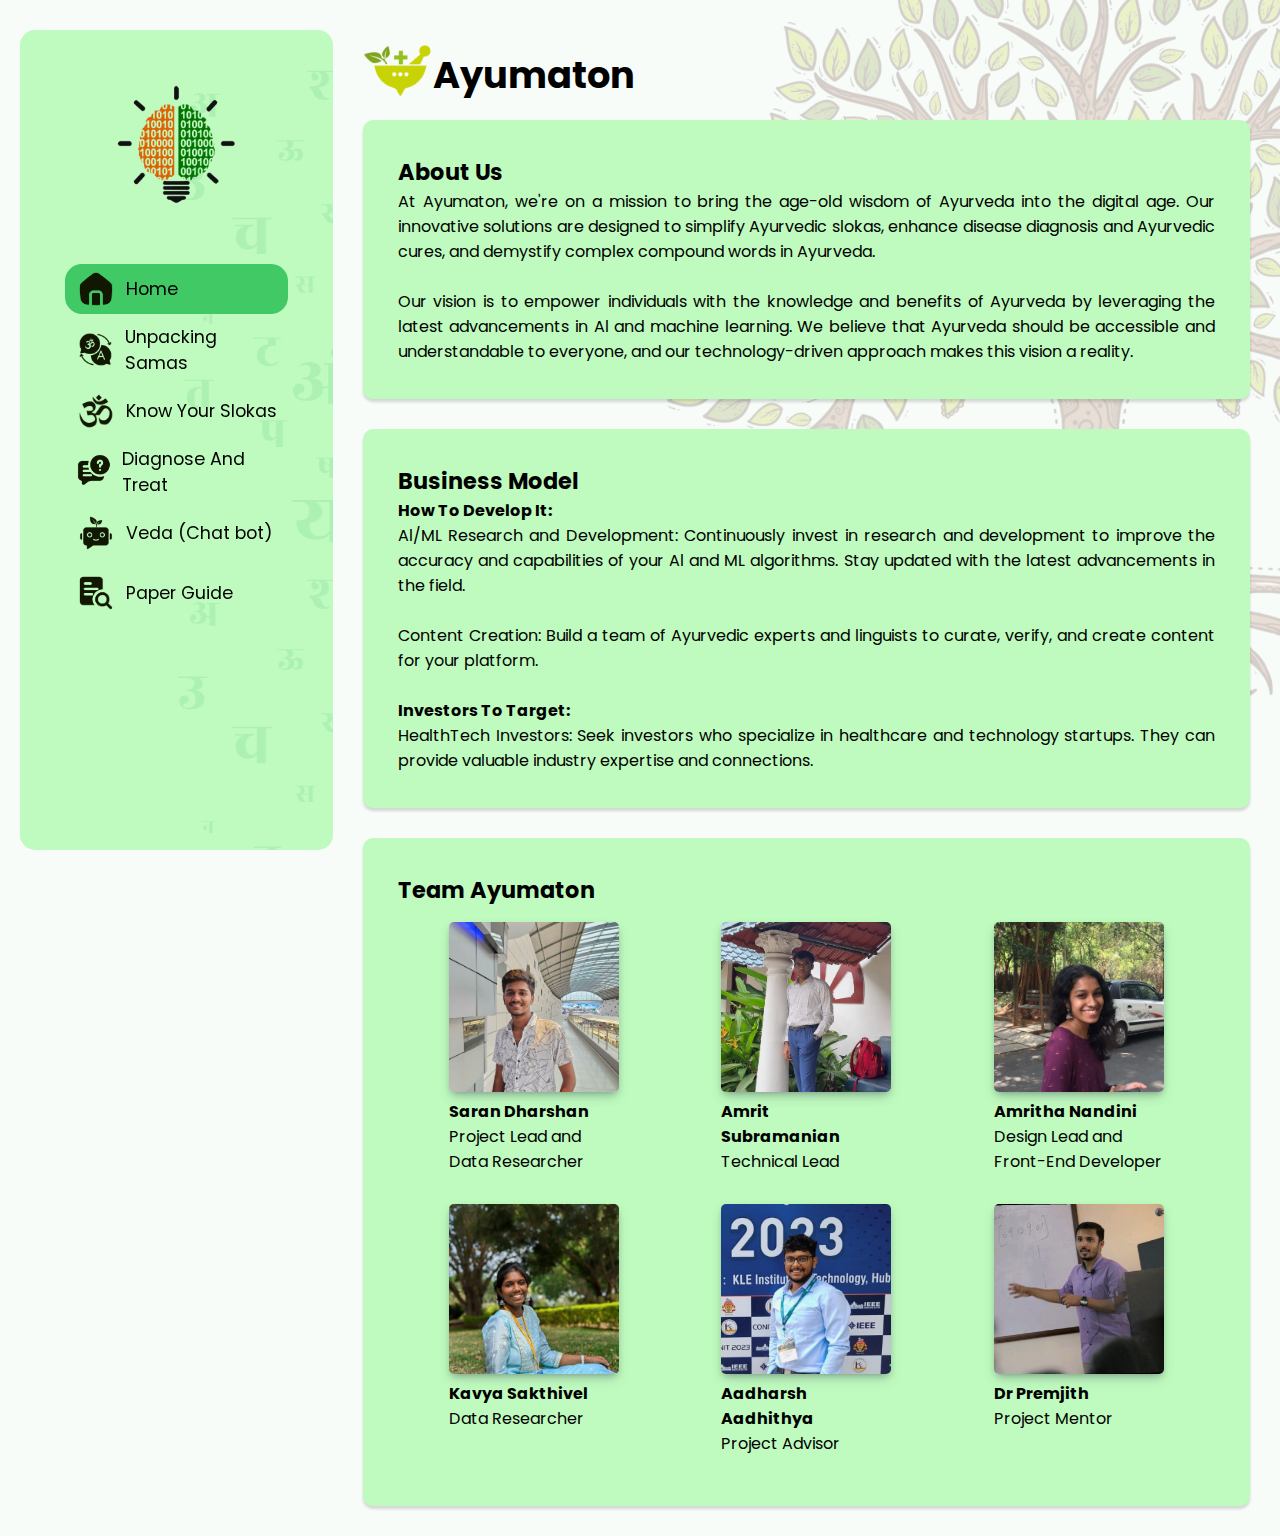
<file: index.html>
<!DOCTYPE html>
<html lang="en">
<head>
    <meta charset="UTF-8">
    <meta name="viewport" content="width=device-width, initial-scale=1.0">
    <title>Ayumaton</title>
    <link rel="stylesheet" href="css/home.css">
    <link rel="stylesheet" href="css/common.css">
    <link rel="preconnect" href="https://fonts.googleapis.com">
    <link rel="preconnect" href="https://fonts.gstatic.com" crossorigin>
    <link href="https://fonts.googleapis.com/css2?family=Poppins:wght@400;600;700&display=swap" rel="stylesheet">
    <link rel="icon" type="image/x-icon" href="images/main-logo.png">
</head>
<body>

    <div class="wrapper">
        <div class="side-bar">
            <a href="https://www.sih.gov.in/" target="_blank"><div class="sih-logo"></div></a>
            <div class="menu-items">
                <div class="home">
                    <div class="home-logo"></div>
                    <span><a href="index.html">Home</a></span>
                </div>
                <div class="unpacking-samas">
                    <div class="unpacking-samas-logo"></div>
                    <span><a href="unpacking-samas.html">Unpacking Samas</a></span>
                </div>
                <div class="know-your-slokas">
                    <div class="know-your-slokas-logo"></div>
                    <span><a href="know-your-slokas.html">Know Your Slokas</a></span>
                </div>
                <div class="diagnose-and-treat">
                    <div class="diagnose-and-treat-logo"></div>
                    <span><a href="diagnose-and-treat.html">Diagnose And Treat</a></span>
                </div>
                <div class="veda">
                    <div class="veda-logo"></div>
                    <span><a href="veda.html">Veda (Chat bot)</a></span>
                </div>
                <div class="paper-guide">
                    <div class="paper-guide-logo"></div>
                    <span><a href="paper-guide.html">Paper Guide</a></span>
                </div>
            </div>
        </div>
        <div class="main">
            <nav>
                <div class="ayu-logo"></div>
                <a href="index.html">Ayumaton</a>
            </nav>
            
            <div class="about-us">
                <h2>About Us</h2>
                <p>At Ayumaton, we're on a mission to bring the age-old wisdom of Ayurveda into the digital age. Our innovative solutions are designed to simplify Ayurvedic slokas, enhance disease diagnosis and Ayurvedic cures, and demystify complex compound words in Ayurveda.
                </p><br>
                <p>Our vision is to empower individuals with the knowledge and benefits of Ayurveda by leveraging the latest advancements in Al and machine learning. We believe that Ayurveda should be accessible and understandable to everyone, and our technology-driven approach makes this vision a reality.
                </p>
            </div>

            <div class="business-model">
                <h2>Business Model</h2>
                <div class="business-model-content">
                    <div class="content-para">
                        <h4>How To Develop It:</h4>
                        <p>Al/ML Research and Development: Continuously invest in research and development to improve the accuracy and capabilities of your Al and ML algorithms. Stay updated with the latest advancements in the field.</p>
                        <br><p>Content Creation: Build a team of Ayurvedic experts and linguists to curate, verify, and create content for your platform.</p><br>
                        <h4>Investors To Target:</h4>
                        <p>HealthTech Investors: Seek investors who specialize in healthcare and technology startups. They can provide valuable industry expertise and connections.</p>
                    </div>
                    <div class="content-image"></div>
                </div>
                
            </div>
            <div class="the-team">
                <h2>Team Ayumaton</h2>
                <div class="the-team-container">
                    <a href="https://www.linkedin.com/in/sarandharshan/" target="_blank">
                    <div class="card">
                        <img src="images/1.jpg">
                        <h4>Saran Dharshan</h4>
                        <p>Project Lead and Data Researcher</p>
                    </div></a>
                    
                    <a href="https://www.linkedin.com/in/macromrit/" target="_blank"><div class="card">
                        <img src="images/2.jpg">
                        <h4>Amrit Subramanian</h4>
                        <p>Technical Lead</p>
                    </div></a>
                    
                    <a href="https://www.linkedin.com/in/amrithanandini/" target="_blank"><div class="card">
                        <img src="images/3.jpg">
                        <h4>Amritha Nandini</h4>
                        <p>Design Lead and Front-End Developer</p>
                    </div></a>
                </div>
                <div class="the-team-container">
                    <a href="https://www.linkedin.com/in/kavya-sakthivel-90079727a/" target="_blank"><div class="card">
                        <img src="images/5.jpg">
                        <h4>Kavya Sakthivel</h4>
                        <p>Data Researcher</p>
                    </div></a>
                    
                    <a href="https://www.linkedin.com/in/aadharsh-aadhithya-9a6982149/" target="_blank"><div class="card">
                        <img src="images/6.jpg">
                        <h4>Aadharsh Aadhithya</h4>
                        <p>Project Advisor</p>
                    </div></a>

                    <a href="https://www.linkedin.com/in/dr-premjith-b-1b301137/" target="_blank"><div class="card">
                        <img src="images/7.jpg">
                        <h4>Dr Premjith</h4>
                        <p>Project Mentor</p>
                    </div></a>
                </div>
            </div>
        </div>
    </div>
</body>
</html>
</file>
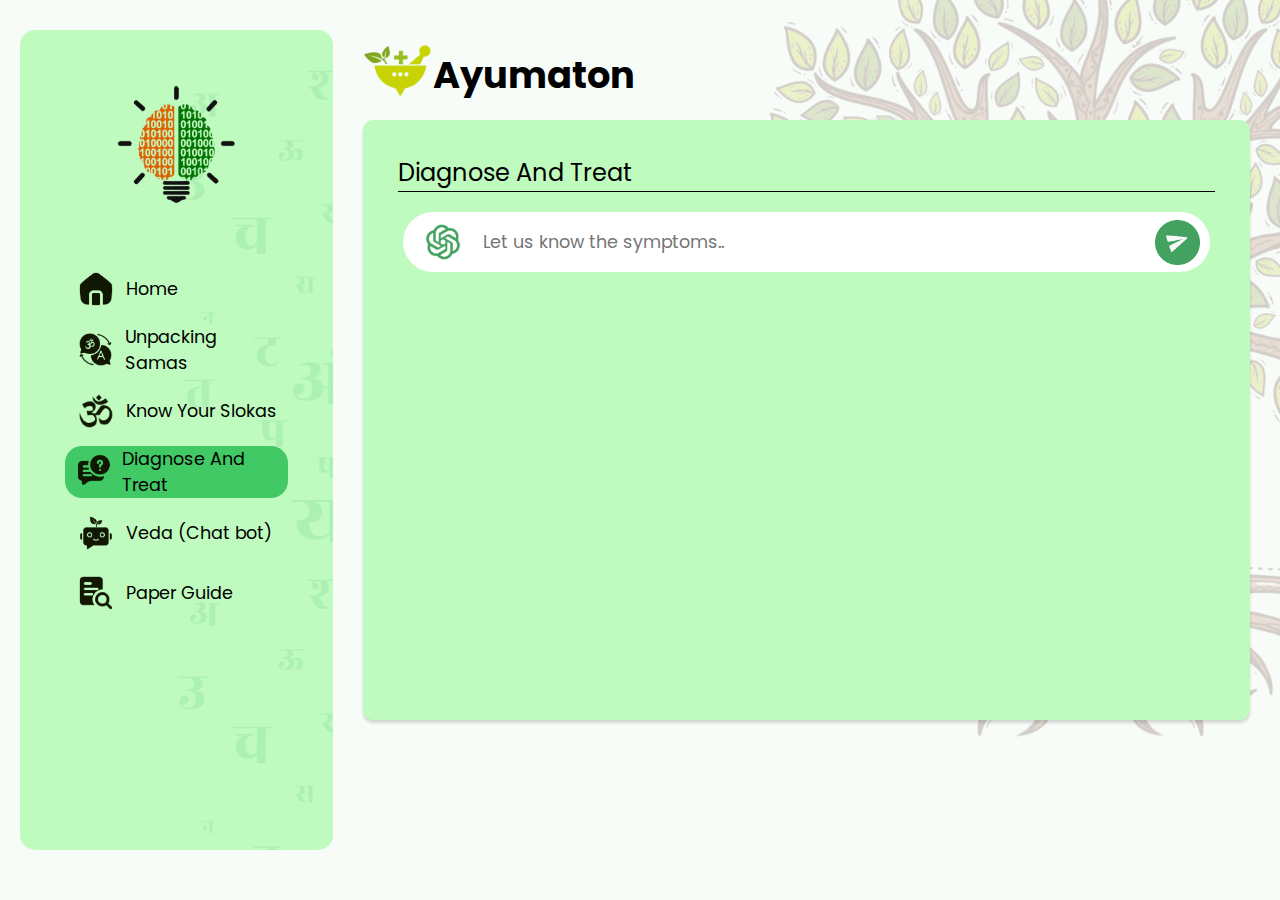
<file: diagnose-and-treat.html>
<!DOCTYPE html>
<html lang="en">
<head>
    <meta charset="UTF-8">
    <meta name="viewport" content="width=device-width, initial-scale=1.0">
    <title>Ayumaton</title>
    <link rel="stylesheet" href="css/diagonse-and-treat.css">
    <link rel="stylesheet" href="css/common.css">
    <link rel="preconnect" href="https://fonts.googleapis.com">
    <link rel="preconnect" href="https://fonts.gstatic.com" crossorigin>
    <link href="https://fonts.googleapis.com/css2?family=Poppins:wght@400;600;700&display=swap" rel="stylesheet">
    <link rel="icon" type="image/x-icon" href="images/main-logo.png">
</head>
<body>
    <div class="wrapper">
        <div class="side-bar">
            <a href="https://www.sih.gov.in/" target="_blank"><div class="sih-logo"></div></a>
            <div class="menu-items">
                <div class="home">
                    <div class="home-logo"></div>
                    <span><a href="index.html">Home</a></span>
                </div>
                <div class="unpacking-samas">
                    <div class="unpacking-samas-logo"></div>
                    <span><a href="unpacking-samas.html">Unpacking Samas</a></span>
                </div>
                <div class="know-your-slokas">
                    <div class="know-your-slokas-logo"></div>
                    <span><a href="know-your-slokas.html">Know Your Slokas</a></span>
                </div>
                <div class="diagnose-and-treat">
                    <div class="diagnose-and-treat-logo"></div>
                    <span><a href="diagnose-and-treat.html">Diagnose And Treat</a></span>
                </div>
                <div class="veda">
                    <div class="veda-logo"></div>
                    <span><a href="veda.html">Veda (Chat bot)</a></span>
                </div>
                <div class="paper-guide">
                    <div class="paper-guide-logo"></div>
                    <span><a href="paper-guide.html">Paper Guide</a></span>
                </div>
            </div>
        </div>
        <div class="main">
            <nav>
                <div class="ayu-logo"></div>
                <a href="index.html">Ayumaton</a>
            </nav>
            
            <div class="dnt-container">
                <div id="chat-bar-bottom"></div>
                <div class="dnt-header"><h2>Diagnose And Treat</h2></div>
                <div class="messages-bottom">
                    <img src="images/cgpt.png">
                    <input type="textarea" id="dnt-input" name="dnt-input" id="dnt-input" placeholder="Let us know the symptoms..">
                    <img src="images/send.png" id="send" onclick="sendButton()">
                </div>
                <div id="messages"></div>
                </div>
            </div>
        </div>
    </div>
</body>
    <script src="https://ajax.googleapis.com/ajax/libs/jquery/3.4.1/jquery.min.js"></script>
    <script src="js/bot-response.js"></script>
    <script src="js/diagnose-and-treat.js"></script>
</html>
</file>
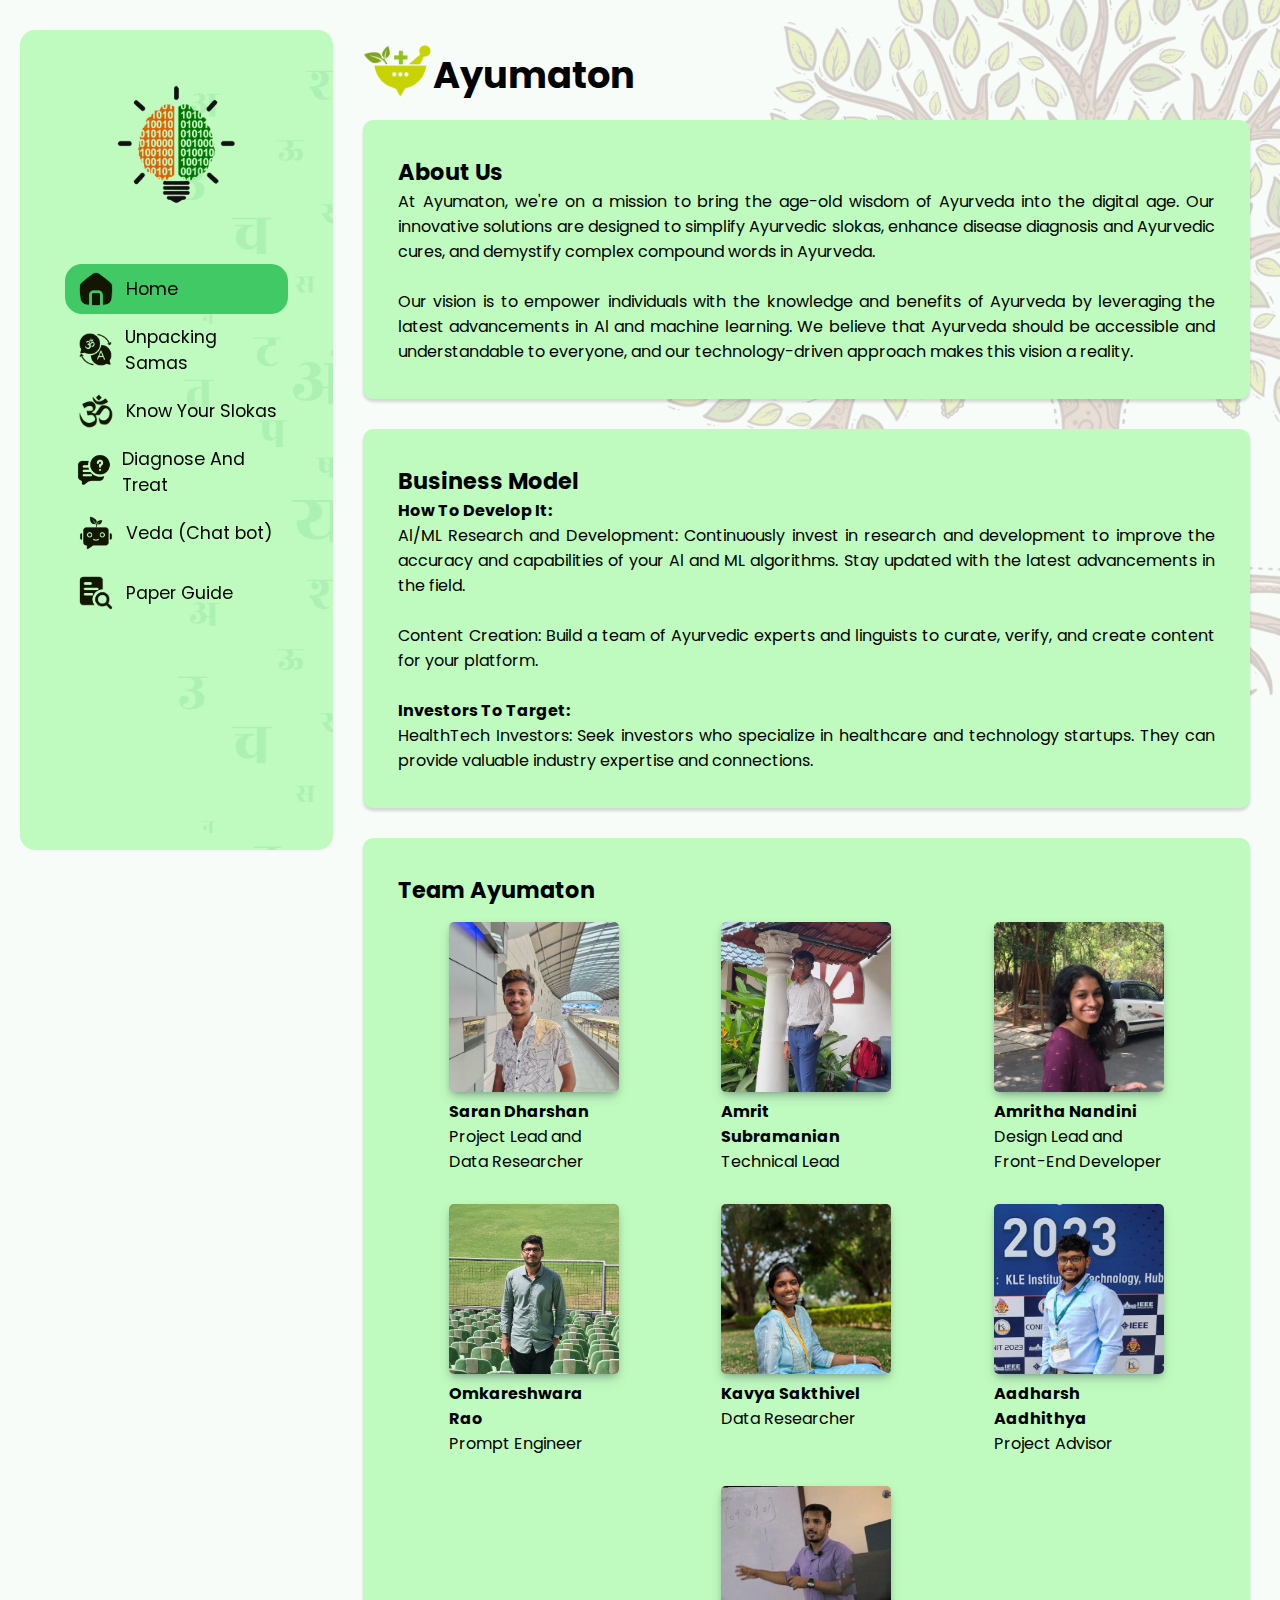
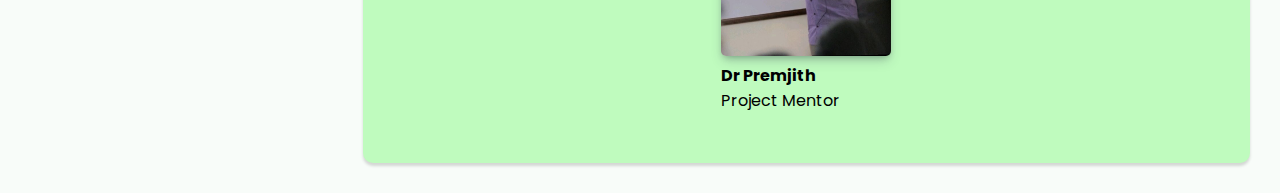
<file: home.html>
<!DOCTYPE html>
<html lang="en">
<head>
    <meta charset="UTF-8">
    <meta name="viewport" content="width=device-width, initial-scale=1.0">
    <title>Ayumaton</title>
    <link rel="stylesheet" href="css/home.css">
    <link rel="stylesheet" href="css/common.css">
    <link rel="preconnect" href="https://fonts.googleapis.com">
    <link rel="preconnect" href="https://fonts.gstatic.com" crossorigin>
    <link href="https://fonts.googleapis.com/css2?family=Poppins:wght@400;600;700&display=swap" rel="stylesheet">
    <link rel="icon" type="image/x-icon" href="images/main-logo.png">
</head>
<body>

    <div class="wrapper">
        <div class="side-bar">
            <a href="https://www.sih.gov.in/" target="_blank"><div class="sih-logo"></div></a>
            <div class="menu-items">
                <div class="home">
                    <div class="home-logo"></div>
                    <span><a href="index.html">Home</a></span>
                </div>
                <div class="unpacking-samas">
                    <div class="unpacking-samas-logo"></div>
                    <span><a href="unpacking-samas.html">Unpacking Samas</a></span>
                </div>
                <div class="know-your-slokas">
                    <div class="know-your-slokas-logo"></div>
                    <span><a href="know-your-slokas.html">Know Your Slokas</a></span>
                </div>
                <div class="diagnose-and-treat">
                    <div class="diagnose-and-treat-logo"></div>
                    <span><a href="diagnose-and-treat.html">Diagnose And Treat</a></span>
                </div>
                <div class="veda">
                    <div class="veda-logo"></div>
                    <span><a href="veda.html">Veda (Chat bot)</a></span>
                </div>
                <div class="paper-guide">
                    <div class="paper-guide-logo"></div>
                    <span><a href="paper-guide.html">Paper Guide</a></span>
                </div>
            </div>
        </div>
        <div class="main">
            <nav>
                <div class="ayu-logo"></div>
                <a href="index.html">Ayumaton</a>
            </nav>
            
            <div class="about-us">
                <h2>About Us</h2>
                <p>At Ayumaton, we're on a mission to bring the age-old wisdom of Ayurveda into the digital age. Our innovative solutions are designed to simplify Ayurvedic slokas, enhance disease diagnosis and Ayurvedic cures, and demystify complex compound words in Ayurveda.
                </p><br>
                <p>Our vision is to empower individuals with the knowledge and benefits of Ayurveda by leveraging the latest advancements in Al and machine learning. We believe that Ayurveda should be accessible and understandable to everyone, and our technology-driven approach makes this vision a reality.
                </p>
            </div>

            <div class="business-model">
                <h2>Business Model</h2>
                <div class="business-model-content">
                    <div class="content-para">
                        <h4>How To Develop It:</h4>
                        <p>Al/ML Research and Development: Continuously invest in research and development to improve the accuracy and capabilities of your Al and ML algorithms. Stay updated with the latest advancements in the field.</p>
                        <br><p>Content Creation: Build a team of Ayurvedic experts and linguists to curate, verify, and create content for your platform.</p><br>
                        <h4>Investors To Target:</h4>
                        <p>HealthTech Investors: Seek investors who specialize in healthcare and technology startups. They can provide valuable industry expertise and connections.</p>
                    </div>
                    <div class="content-image"></div>
                </div>
                
            </div>
            <div class="the-team">
                <h2>Team Ayumaton</h2>
                <div class="the-team-container">
                    <a href="https://www.linkedin.com/in/sarandharshan/" target="_blank">
                    <div class="card">
                        <img src="images/1.jpg">
                        <h4>Saran Dharshan</h4>
                        <p>Project Lead and Data Researcher</p>
                    </div></a>
                    
                    <a href="https://www.linkedin.com/in/macromrit/" target="_blank"><div class="card">
                        <img src="images/2.jpg">
                        <h4>Amrit Subramanian</h4>
                        <p>Technical Lead</p>
                    </div></a>
                    
                    <a href="https://www.linkedin.com/in/amrithanandini/" target="_blank"><div class="card">
                        <img src="images/3.jpg">
                        <h4>Amritha Nandini</h4>
                        <p>Design Lead and Front-End Developer</p>
                    </div></a>
                </div>
                <div class="the-team-container">
                    <a href="https://www.linkedin.com/in/omkar04/" target="_blank"><div class="card">
                        <img src="images/4.jpg">
                        <h4>Omkareshwara Rao</h4>
                        <p>Prompt Engineer</p>
                    </div></a>
                    
                    <a href="https://www.linkedin.com/in/kavya-sakthivel-90079727a/" target="_blank"><div class="card">
                        <img src="images/5.jpg">
                        <h4>Kavya Sakthivel</h4>
                        <p>Data Researcher</p>
                    </div></a>
                    
                    <a href="https://www.linkedin.com/in/aadharsh-aadhithya-9a6982149/" target="_blank"><div class="card">
                        <img src="images/6.jpg">
                        <h4>Aadharsh Aadhithya</h4>
                        <p>Project Advisor</p>
                    </div></a>
                </div>

                <div class="the-team-container">
                    <a href="https://www.linkedin.com/in/dr-premjith-b-1b301137/" target="_blank"><div class="card">
                        <img src="images/7.jpg">
                        <h4>Dr Premjith</h4>
                        <p>Project Mentor</p>
                    </div></a>
                </div>
            </div>
        </div>
    </div>
</body>
</html>
</file>
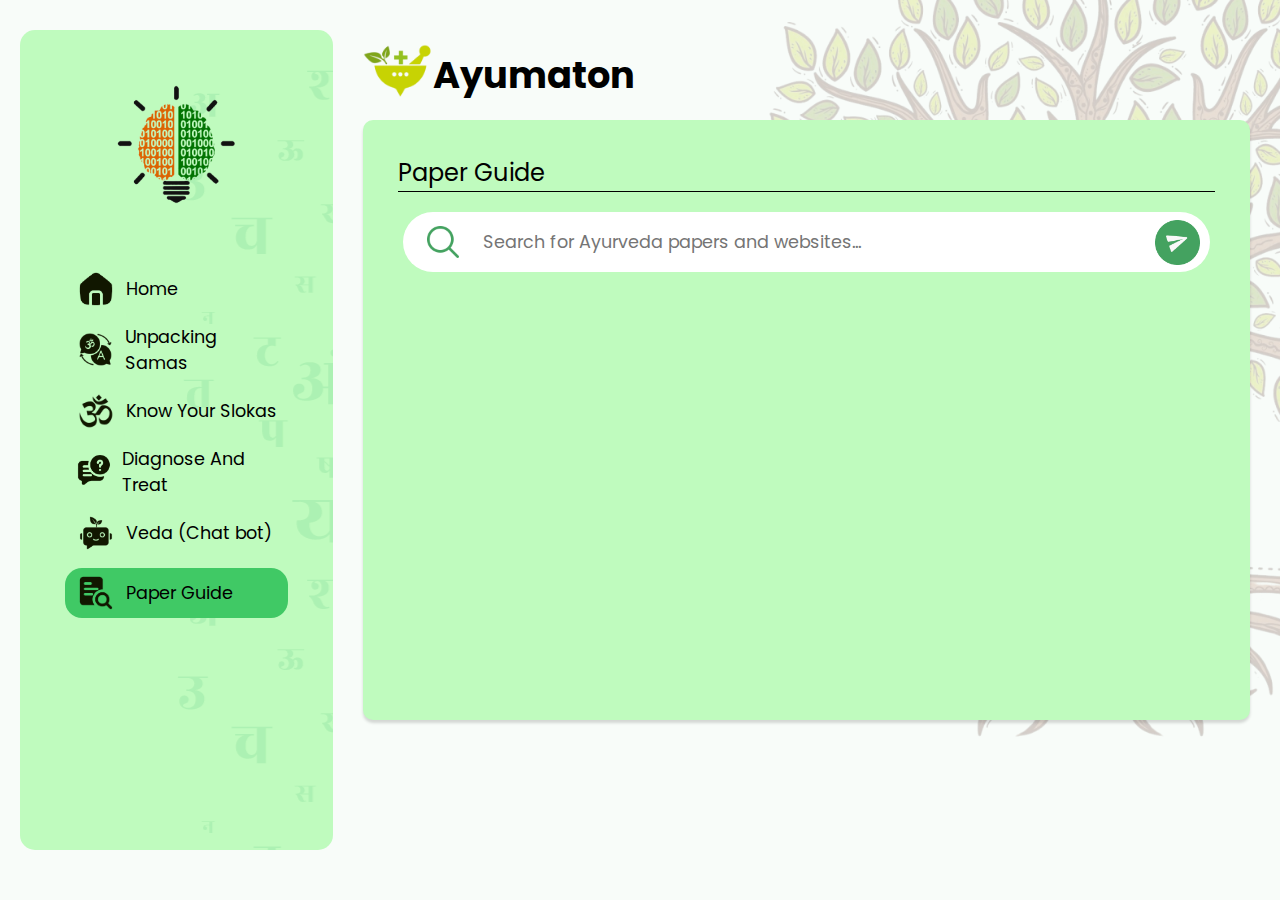
<file: paper-guide.html>
<!DOCTYPE html>
<html lang="en">
<head>
    <meta charset="UTF-8">
    <meta name="viewport" content="width=device-width, initial-scale=1.0">
    <title>Ayumaton</title>
    <link rel="stylesheet" href="css/paper-guide.css">
    <link rel="stylesheet" href="css/common.css">
    <link rel="preconnect" href="https://fonts.googleapis.com">
    <link rel="preconnect" href="https://fonts.gstatic.com" crossorigin>
    <link href="https://fonts.googleapis.com/css2?family=Poppins:wght@400;600;700&display=swap" rel="stylesheet">
    <link rel="icon" type="image/x-icon" href="images/main-logo.png">
</head>
<body>
    <div class="wrapper">
        <div class="side-bar">
            <a href="https://www.sih.gov.in/" target="_blank"><div class="sih-logo"></div></a>
            <div class="menu-items">
                <div class="home">
                    <div class="home-logo"></div>
                    <span><a href="index.html">Home</a></span>
                </div>
                <div class="unpacking-samas">
                    <div class="unpacking-samas-logo"></div>
                    <span><a href="unpacking-samas.html">Unpacking Samas</a></span>
                </div>
                <div class="know-your-slokas">
                    <div class="know-your-slokas-logo"></div>
                    <span><a href="know-your-slokas.html">Know Your Slokas</a></span>
                </div>
                <div class="diagnose-and-treat">
                    <div class="diagnose-and-treat-logo"></div>
                    <span><a href="diagnose-and-treat.html">Diagnose And Treat</a></span>
                </div>
                <div class="veda">
                    <div class="veda-logo"></div>
                    <span><a href="veda.html">Veda (Chat bot)</a></span>
                </div>
                <div class="paper-guide">
                    <div class="paper-guide-logo"></div>
                    <span><a href="paper-guide.html">Paper Guide</a></span>
                </div>
            </div>
        </div>
        <div class="main">
            <nav>
                <div class="ayu-logo"></div>
                <a href="index.html">Ayumaton</a>
            </nav>
            
            <div class="paper-guide-container">
                <div id="chat-bar-bottom"></div>
                <div class="paper-guide-header"><h2>Paper Guide</h2></div>
                <div class="messages-bottom">
                    <img src="images/search.png">
                    <input type="textarea" id="paper-input" name="paper-input" id="paper-input" placeholder="Search for Ayurveda papers and websites...">
                    <img src="images/send.png" id="send" onclick="sendButton()">
                </div>
                <div id="messages"></div>
                </div>
            </div>
        </div>
    </div>
</body>
    <script src="https://ajax.googleapis.com/ajax/libs/jquery/3.4.1/jquery.min.js"></script>
    <script src="js/bot-response.js"></script>
    <script src="js/paper-guide.js"></script>
</html>
</file>
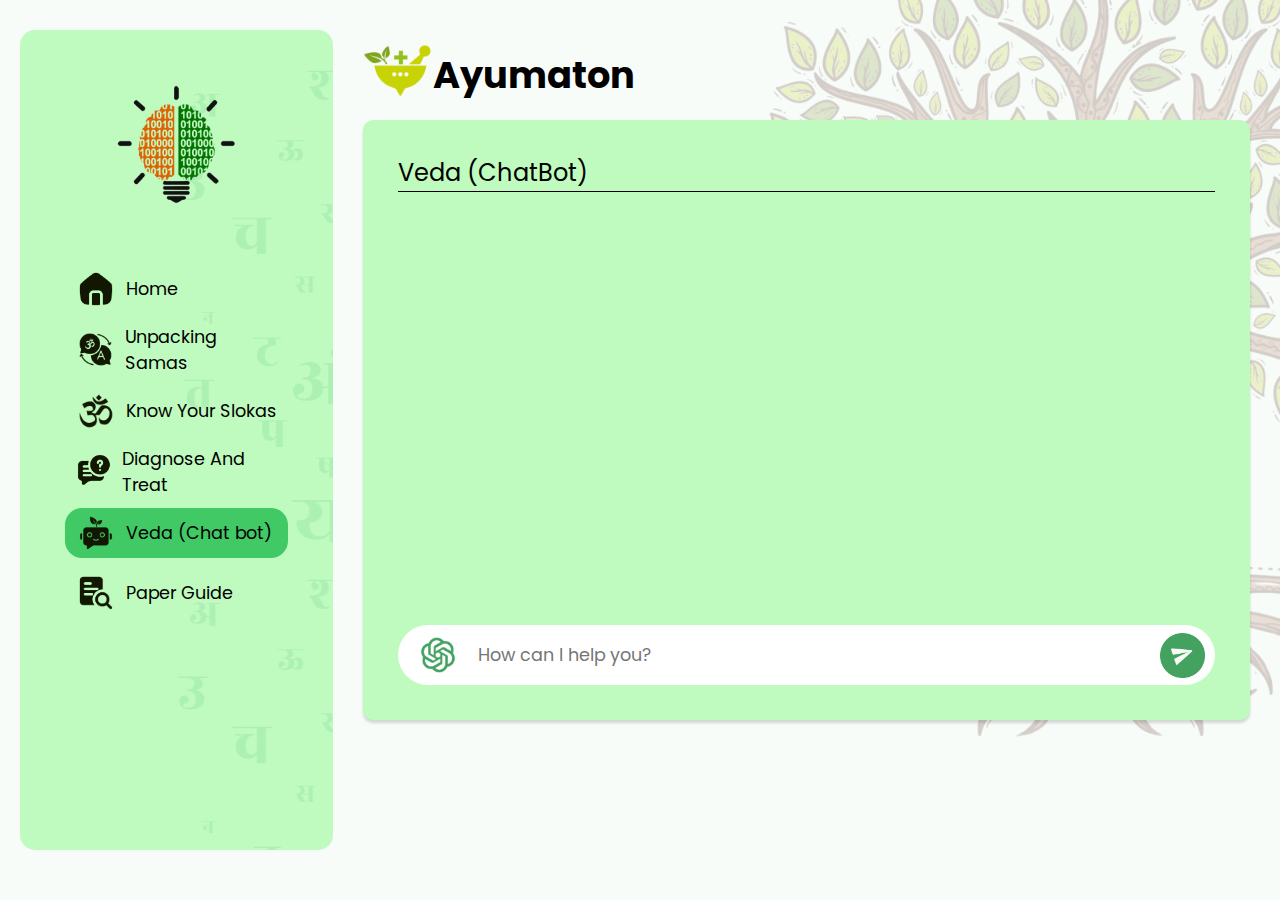
<file: veda.html>
<!DOCTYPE html>
<html lang="en">
<head>
    <meta charset="UTF-8">
    <meta name="viewport" content="width=device-width, initial-scale=1.0">
    <title>Ayumaton</title>
    <link rel="stylesheet" href="css/veda.css">
    <link rel="stylesheet" href="css/common.css">
    <link rel="preconnect" href="https://fonts.googleapis.com">
    <link rel="preconnect" href="https://fonts.gstatic.com" crossorigin>
    <link href="https://fonts.googleapis.com/css2?family=Poppins:wght@400;600;700&display=swap" rel="stylesheet">
    <link rel="icon" type="image/x-icon" href="images/main-logo.png">
</head>
<body>
    <div class="wrapper">
        <div class="side-bar">
            <a href="https://www.sih.gov.in/" target="_blank"><div class="sih-logo"></div></a>
            <div class="menu-items">
                <div class="home">
                    <div class="home-logo"></div>
                    <span><a href="index.html">Home</a></span>
                </div>
                <div class="unpacking-samas">
                    <div class="unpacking-samas-logo"></div>
                    <span><a href="unpacking-samas.html">Unpacking Samas</a></span>
                </div>
                <div class="know-your-slokas">
                    <div class="know-your-slokas-logo"></div>
                    <span><a href="know-your-slokas.html">Know Your Slokas</a></span>
                </div>
                <div class="diagnose-and-treat">
                    <div class="diagnose-and-treat-logo"></div>
                    <span><a href="diagnose-and-treat.html">Diagnose And Treat</a></span>
                </div>
                <div class="veda">
                    <div class="veda-logo"></div>
                    <span><a href="veda.html">Veda (Chat bot)</a></span>
                </div>
                <div class="paper-guide">
                    <div class="paper-guide-logo"></div>
                    <span><a href="paper-guide.html">Paper Guide</a></span>
                </div>
            </div>
        </div>
        <div class="main">
            <nav>
                <div class="ayu-logo"></div>
                <a href="index.html">Ayumaton</a>
            </nav>
            
            <div class="veda-container">
                <div class="veda-header"><h2>Veda (ChatBot)</h2></div>
                <div id="messages"></div>
                <div class="messages-bottom">
                        <img src="images/cgpt.png">
                        <input type="textarea" id="veda-input" name="veda-input" id="veda-input" placeholder="How can I help you?">
                        <img src="images/send.png" id="send" onclick="sendButton()">
                </div>
                <div id="chat-bar-bottom">
                    
                </div>
            </div>
        </div>
    </div>
</body>
    <script src="https://ajax.googleapis.com/ajax/libs/jquery/3.4.1/jquery.min.js"></script>
    <script src="js/bot-response.js"></script>
    <script src="js/veda-chat.js"></script>
</html>
</file>
<file: css/home.css>
.home{
    border-radius: 17px;
    background-color: var(--primary-color);
}

.about-us, .business-model, .the-team{
    box-shadow: rgba(0, 0, 0, 0.15) 0px 3px 3px 0px;
    text-align: justify;
    background-color: var(--secondary-color);
    padding:35px;
    margin: 10px 30px 30px 10px;
    border-radius: 10px;
}

@media only screen and (min-width: 1350px) {
    .business-model-content{
        display: flex;
    }
    .content-image{
        background-image: url("../images/Business\ Model.png");
        background-repeat: no-repeat;
        width:800px;
        height: 300px;
        background-size: 100%;
        margin: 20px;
        margin-bottom: 0px;
    }
}


.the-team-container{
    display: flex;
    justify-content: center;
    flex-wrap: wrap;
    justify-content: space-around;
    padding: 2px auto;
}
.the-team-container a{
    font-size: 1rem;
}


.card{
    font-weight: normal;
    margin: 5px;
    text-align: left;
    width: 170px;
    padding:10px;
}

.card img{
    box-shadow: rgba(50, 50, 93, 0.25) 0px 6px 12px -2px, rgba(0, 0, 0, 0.3) 0px 3px 7px -3px;
    width: 170px;
    height: 170px;
    border-radius: 5px;
}

.card h3{
    font-size: 1.2rem;
    margin-bottom: 20px;
}

h2{
    font-size: 1.4rem;
}
</file>
<file: css/common.css>
*{
    margin: 0;
    padding:0;
    font-family: 'Poppins';
    scroll-behavior: smooth;
}

:root {
    --tertiary-color: #F0F4F1;
    --bg: #f8fcf9;
    --accent: #41a464; 
    --secondary-color: #bffbbe;
    --primary-color: #40c965;
}

[data-theme="dark"] {
    --primary-color: #9A97F3;
    --secondary-color: #818cab;
    --font-color: #e1e1ff;
    --bg-color: #161625;
    --heading-color: #818cab;
}

.wrapper{
    display: flex;
}

body{
    background-image: url("../images/bg.png");
    background-size: 700px;
    background-position: right top;
    background-repeat: no-repeat;
    background-color: var(--bg)
}
.side-bar{
    background-color: var(--secondary-color);
    width:380px;
    margin: 20px;
    border-radius: 15px;
    background-image: url(../images/sidebar-dec.png);

    margin-top: 30px;
    padding-bottom: 100px;
    height: 80vh;
    position: sticky;
    top:30px;
}

.main{
    width: 88%;
    height: 100%;
}


li{
    margin-left: 30px;
}

.veda-container a{
        font-size: 1rem;
        color:blue;
        text-decoration: underline;
}
.menu-items{
    display: flex;
    flex-direction: column;
    justify-content: flex-start;
    gap:10px;
    margin: 0px 45px;
}
.sih-logo{
    width:40px;
    height:40px;
    padding:15%;
    margin: 50px auto;

    background-image: url("../images/sih.png");
    background-size: 100%;
}

.home, .unpacking-samas, .know-your-slokas, .diagnose-and-treat, .veda, .paper-guide{
    display: flex;
    align-items: center;
    padding: 0px 6px;
}

.home-logo, .unpacking-samas-logo, .know-your-slokas-logo, .diagnose-and-treat-logo, .veda-logo, .paper-guide-logo{
    background-size: 100%;
    width: 50px;
    height:50px;
    margin-right: 5px;
    background-repeat: no-repeat;
}

.home-logo{
    background-image: url("../images/home.png");
}
.unpacking-samas-logo{
    background-image: url("../images/unpacking-samas.png");
}

.know-your-slokas-logo{
    background-image: url("../images/know-your-slokas.png");
}
.diagnose-and-treat-logo{
    background-image: url("../images/diagnose-and-treat.png");
}
.veda-logo{
    background-image: url("../images/veda.png");
}
.paper-guide-logo{
    background-image: url("../images/paper-guide.png");
}


a{
    color: black;
    text-decoration: none;
    font-size: 1.1rem;
}

.ayu-logo{
    background-image: url("../images/main-logo.png");
    background-size: 100%;
    width: 70px;
    height:70px;
    background-repeat: no-repeat;
}

nav{
    margin: 40px 50px 0px 10px;
    display: flex;
    align-items: center;
}
nav a{
    font-size: 2.3rem;
    font-weight: 700;
}
</file>
<file: css/diagonse-and-treat.css>
.dnt-container{
    box-shadow: rgba(0, 0, 0, 0.15) 0px 3px 3px 0px;
    height: 70vh;
    text-align: justify;
    background-color: var(--secondary-color);
    padding:35px;
    margin: 10px 30px 30px 10px;
    border-radius: 10px;
    display: flex;
    flex-direction: column;
    height: 530px;
    
}

.diagnose-and-treat{
    border-radius: 17px;
    background-color: var(--primary-color);
}

h2{
    font-weight: normal;
}
.dnt-header{
    padding-bottom: 1px;
    border-bottom: 0.5px solid black;
}

#messages{
    margin-top: 20px;
    max-height: 100%;
    width: 100%;
    overflow-y: auto;
    overflow-x: none;
}

.messages-bottom{
    margin: 20px 5px 0px 5px;
    display: flex;
    height: 60px;
    background-color: white;
    align-items: center;
    border-radius: 30px;
}


.messages-bottom img{
    width: 40px;
    height: 40px;
    padding: 20px 10px 20px 20px;
}

#dnt-input{
    font-size: 1.1rem;
    outline: none;
    width: 100%;
    padding: 10px;
    border: 0;
}

#send{
    width: 45px;
    height: 45px;
    cursor: pointer;
}
#send:hover{
    opacity: 0.75;
}

.bot-message{
    margin: 5px;
    
}

.bot-message div{
    margin-left: 30px;
    width: fit-content;
    font-size: 1rem;
    padding: 25px;
    line-height: 160%;
    border-radius: 15px;
    color: white;
    background-color: var(--accent);
    max-width: 70%;
    animation: floatup .5s forwards;
}

.bot-images{
    margin-left: 30px;
    height: fit-content;
    width: fit-content;
    display: flex;
    justify-content: center;
    flex-direction: row;
}

.bot-images img {
    height: 120px;
    width: 120px;
    margin-left: 30px;
    margin: 15px 10px;
    border-radius: 5px;
    animation: floatup .5s forwards;
}


@keyframes floatup {
    from {
        transform: translateY(14px);
        opacity: .0;
    }
    to {
        transform: translateY(0px);
        opacity: 1;
    }
}

.chat-bar-bottom{
    height:100px;
    width: 200px;
}
</file>
<file: css/paper-guide.css>
.paper-guide-container{
    box-shadow: rgba(0, 0, 0, 0.15) 0px 3px 3px 0px;
    height: 70vh;
    text-align: justify;
    background-color: var(--secondary-color);
    padding:35px;
    margin: 10px 30px 30px 10px;
    border-radius: 10px;
    display: flex;
    flex-direction: column;
    height: 530px;
}

.paper-guide{
    border-radius: 17px;
    background-color: var(--primary-color);
}

h2{
    font-weight: normal;
}
.paper-guide-header{
    padding-bottom: 1px;
    border-bottom: 0.5px solid black;
}

#messages{
    margin-top: 10px;
    max-height: 100%;
    width: 100%;
    overflow-y: auto;
    overflow-x: none;
}

.messages-bottom{
    margin: 20px 5px 0px 5px;
    display: flex;
    height: 60px;
    background-color: white;
    align-items: center;
    border-radius: 30px;
}


.messages-bottom img{
    width: 40px;
    height: 40px;
    padding: 20px 10px 20px 20px;
}

#paper-input{
    font-size: 1.1rem;
    outline: none;
    width: 100%;
    padding: 10px;
    border: 0;
}

#send{
    width: 45px;
    height: 45px;
    cursor: pointer;
}
#send:hover{
    opacity: 0.75;
}

.bot-message{
    margin: 5px;
}

.bot-message div{
    width: fit-content;
    font-size: 1.1rem;
    padding: 25px;
    border-radius: 30px;
    color: black;
    background-color: white;
    max-width: 70%;
    animation: floatup .5s forwards;
}

.bot-message a{
    text-decoration: underline;
    color: blue;
    font-size: 1.1rem;
}


@keyframes floatup {
    from {
        transform: translateY(14px);
        opacity: .0;
    }
    to {
        transform: translateY(0px);
        opacity: 1;
    }
}

.chat-bar-bottom{
    height:100px;
    width: 200px;
}
</file>
<file: css/veda.css>
.veda-container{
    box-shadow: rgba(0, 0, 0, 0.15) 0px 3px 3px 0px;
    height: 535px;
    text-align: justify;
    background-color: var(--secondary-color);
    padding:35px;
    margin: 10px 30px 30px 10px;
    border-radius: 10px;
}
.veda-container{
    display: flex;
    flex-direction: column;
    height: 530px;
    
}
.veda{
    border-radius: 17px;
    background-color: var(--primary-color);
}

h2{
    font-weight: normal;
}
.veda-header{
    padding-bottom: 1px;
    border-bottom: 0.5px solid black;
}

#messages{
    margin-top: auto;
    padding-bottom: 10px;
    max-height: 100%;
    width: 100%;
    overflow-y: auto;
    overflow-x: none;
}

.messages-bottom{
    display: flex;
    height: 60px;
    background-color: white;
    align-items: center;
    border-radius: 30px;
}


.messages-bottom img{
    width: 40px;
    height: 40px;
    padding: 20px 10px 20px 20px;
}

#veda-input{
    font-size: 1.1rem;
    outline: none;
    width: 100%;
    padding: 10px;
    border: 0;
}

#send{
    width: 45px;
    height: 45px;
    cursor: pointer;
}
#send:hover{
    opacity: 0.75;
}

.bot-message{
    padding: 10px;
    margin: 2px;
}

.bot-message div{
    width: fit-content;
    font-size: 1rem;
    background-color: var(--accent);
    padding: 15px 20px;
    border-radius: 18px;
    color: white;
    max-width: 60%;
    animation: floatup .5s forwards;
}

.user-message{
    padding: 10px;
    margin: 2px;
}

.user-message div{
    margin-left: auto;
    margin-right: 0;
    font-size: 1rem;
    max-width: 50%;
    width: fit-content;
    background-color: white;
    padding: 15px 20px;
    border-radius: 18px;
    color: black;
    animation: floatup .5s forwards
}

@keyframes floatup {
    from {
        transform: translateY(14px);
        opacity: .0;
    }
    to {
        transform: translateY(0px);
        opacity: 1;
    }
}

.chat-bar-bottom{
    height:100px;
    width: 200px;
}
</file>
